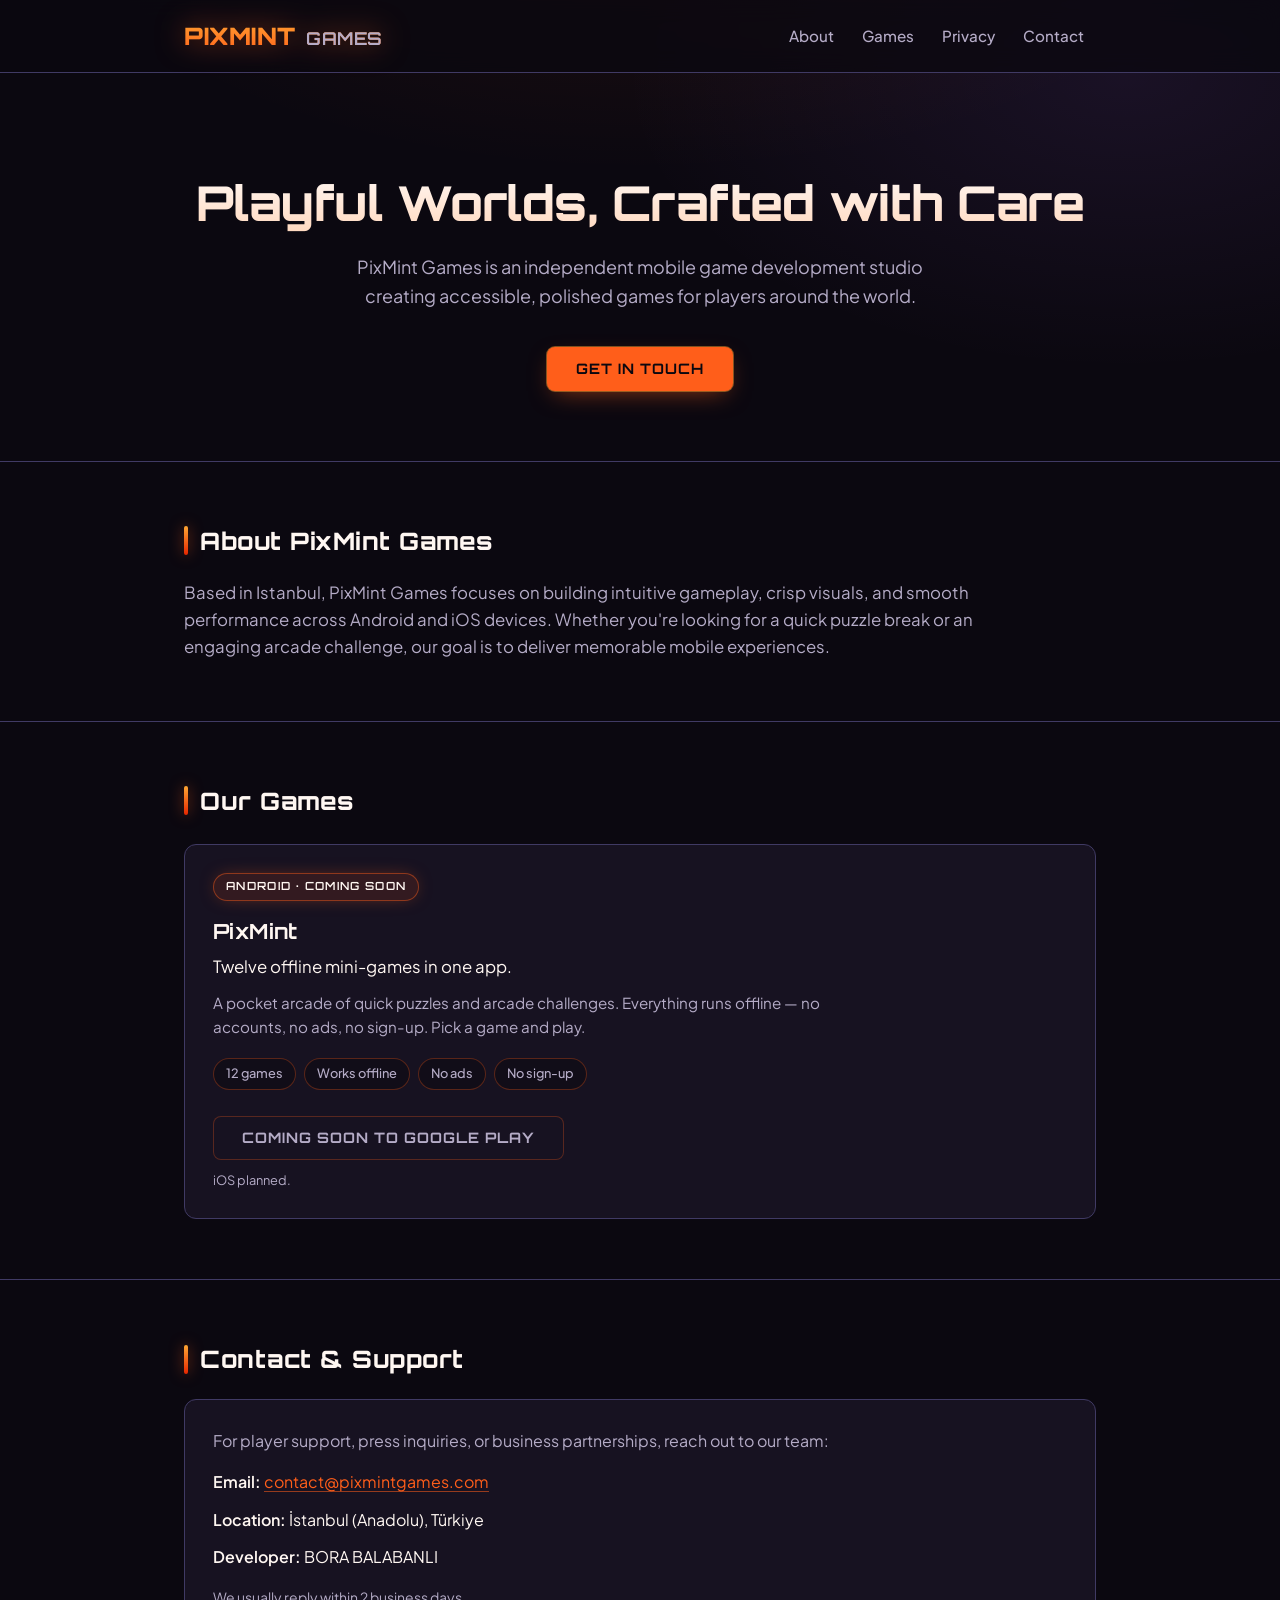
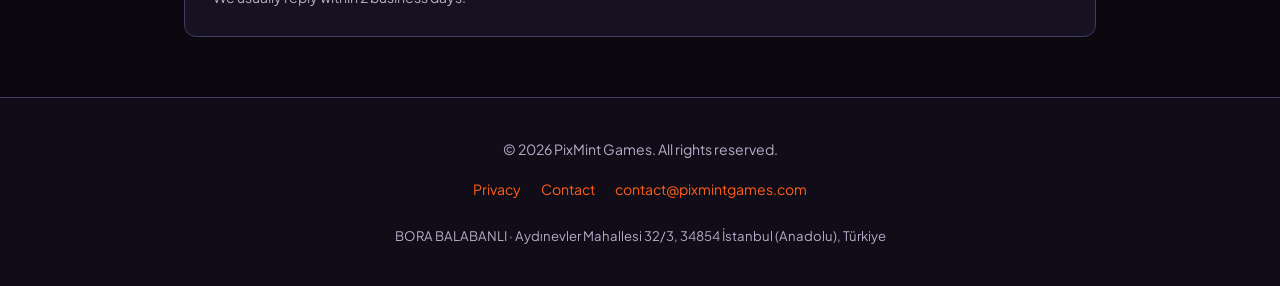
<file: site/index.html>
<!DOCTYPE html>
<html lang="en">
<head>
  <meta charset="UTF-8">
  <meta name="viewport" content="width=device-width, initial-scale=1">

  <title>PixMint Games — Independent Mobile Game Studio</title>
  <meta name="description" content="PixMint Games is an independent mobile game studio in İstanbul, crafting polished, offline-friendly games for Android and iOS.">
  <!-- Indexing is OFF (pre-launch). To launch: set both robots metas below to
       "index, follow" and remove the Disallow block in robots.txt. -->
  <meta name="robots" content="noindex, nofollow">
  <meta name="googlebot" content="noindex, nofollow">
  <link rel="canonical" href="https://pixmintgames.com/">
  <meta name="theme-color" content="#0B0810">
  <meta name="color-scheme" content="dark">

  <!-- Open Graph -->
  <meta property="og:type" content="website">
  <meta property="og:site_name" content="PixMint Games">
  <meta property="og:locale" content="en_US">
  <meta property="og:url" content="https://pixmintgames.com/">
  <meta property="og:title" content="PixMint Games — Independent Mobile Game Studio">
  <meta property="og:description" content="PixMint Games is an independent mobile game studio in İstanbul, crafting polished, offline-friendly games for Android and iOS.">
  <meta property="og:image" content="https://pixmintgames.com/assets/og-image.png">
  <meta property="og:image:width" content="1200">
  <meta property="og:image:height" content="630">
  <meta property="og:image:type" content="image/png">
  <meta property="og:image:alt" content="PixMint Games — twelve offline mini-games in one app">

  <!-- Twitter / X -->
  <meta name="twitter:card" content="summary_large_image">
  <meta name="twitter:title" content="PixMint Games — Independent Mobile Game Studio">
  <meta name="twitter:description" content="PixMint Games is an independent mobile game studio in İstanbul, crafting polished, offline-friendly games for Android and iOS.">
  <meta name="twitter:image" content="https://pixmintgames.com/assets/og-image.png">
  <meta name="twitter:image:alt" content="PixMint Games — twelve offline mini-games in one app">

  <!-- Icons -->
  <link rel="icon" href="assets/favicon-32.png" sizes="32x32" type="image/png">
  <link rel="icon" href="assets/icon-512.png" sizes="512x512" type="image/png">
  <link rel="apple-touch-icon" href="assets/apple-touch-icon.png">

  <!-- Google Fonts: Orbitron for display, Plus Jakarta Sans for body -->
  <link rel="preconnect" href="https://fonts.googleapis.com">
  <link rel="preconnect" href="https://fonts.gstatic.com" crossorigin>
  <link href="https://fonts.googleapis.com/css2?family=Orbitron:wght@600;800;900&family=Plus+Jakarta+Sans:wght@400;500;600;700&display=swap" rel="stylesheet">

  <link rel="stylesheet" href="assets/styles.css">

  <script type="application/ld+json">
    {
      "@context": "https://schema.org",
      "@type": "Organization",
      "name": "PixMint Games",
      "legalName": "BORA BALABANLI",
      "url": "https://pixmintgames.com/",
      "logo": "https://pixmintgames.com/assets/icon-512.png",
      "email": "contact@pixmintgames.com",
      "description": "Independent mobile game studio based in İstanbul, Türkiye, building polished, offline-friendly games for Android and iOS.",
      "address": {
        "@type": "PostalAddress",
        "streetAddress": "Aydınevler Mahallesi 32/3",
        "addressLocality": "İstanbul",
        "addressRegion": "İstanbul (Anadolu)",
        "postalCode": "34854",
        "addressCountry": "TR"
      }
    }
  </script>
</head>
<body>

  <a class="skip-link" href="#main">Skip to content</a>

  <header>
    <div class="container nav">
      <div class="logo">PixMint <span>Games</span></div>
      <nav class="nav-links" aria-label="Main">
        <a href="#about">About</a>
        <a href="#games">Games</a>
        <a href="privacy.html">Privacy</a>
        <a href="#contact">Contact</a>
      </nav>
    </div>
  </header>

  <main id="main">

    <div class="hero">
      <div class="container">
        <h1>Playful Worlds, Crafted with Care</h1>
        <p>PixMint Games is an independent mobile game development studio creating accessible, polished games for players around the world.</p>
        <a href="#contact" class="btn">Get in Touch</a>
      </div>
    </div>

    <section id="about">
      <div class="container">
        <h2>About PixMint Games</h2>
        <p class="section-lead">
          Based in Istanbul, PixMint Games focuses on building intuitive gameplay, crisp visuals, and smooth performance across Android and iOS devices. Whether you're looking for a quick puzzle break or an engaging arcade challenge, our goal is to deliver memorable mobile experiences.
        </p>
      </div>
    </section>

    <section id="games">
      <div class="container">
        <h2>Our Games</h2>
        <div class="grid">
          <article class="card">
            <p class="eyebrow">Android · Coming soon</p>
            <h3>PixMint</h3>
            <p class="card-lead">Twelve offline mini-games in one app.</p>
            <p>A pocket arcade of quick puzzles and arcade challenges. Everything runs offline — no accounts, no ads, no sign-up. Pick a game and play.</p>
            <ul class="chips">
              <li>12 games</li>
              <li>Works offline</li>
              <li>No ads</li>
              <li>No sign-up</li>
            </ul>
            <p class="card-cta">
              <span class="btn btn-disabled" aria-disabled="true">Coming soon to Google Play</span>
            </p>
            <p class="note">iOS planned.</p>
          </article>
        </div>
      </div>
    </section>

    <section id="contact">
      <div class="container">
        <h2>Contact &amp; Support</h2>
        <div class="contact-card">
          <p class="contact-intro">For player support, press inquiries, or business partnerships, reach out to our team:</p>
          <p class="contact-detail"><strong>Email:</strong> <a href="mailto:contact@pixmintgames.com">contact@pixmintgames.com</a></p>
          <p class="contact-detail"><strong>Location:</strong> İstanbul (Anadolu), Türkiye</p>
          <p class="contact-detail"><strong>Developer:</strong> BORA BALABANLI</p>
          <p class="contact-note">We usually reply within 2 business days.</p>
        </div>
      </div>
    </section>

  </main>

  <footer>
    <div class="container">
      <p>&copy; 2026 PixMint Games. All rights reserved.</p>
      <p class="footer-links">
        <a href="privacy.html">Privacy</a>
        <a href="#contact">Contact</a>
        <a href="mailto:contact@pixmintgames.com">contact@pixmintgames.com</a>
      </p>
      <p class="legal-info">BORA BALABANLI · Aydınevler Mahallesi 32/3, 34854 İstanbul (Anadolu), Türkiye</p>
    </div>
  </footer>

</body>
</html>
</file>
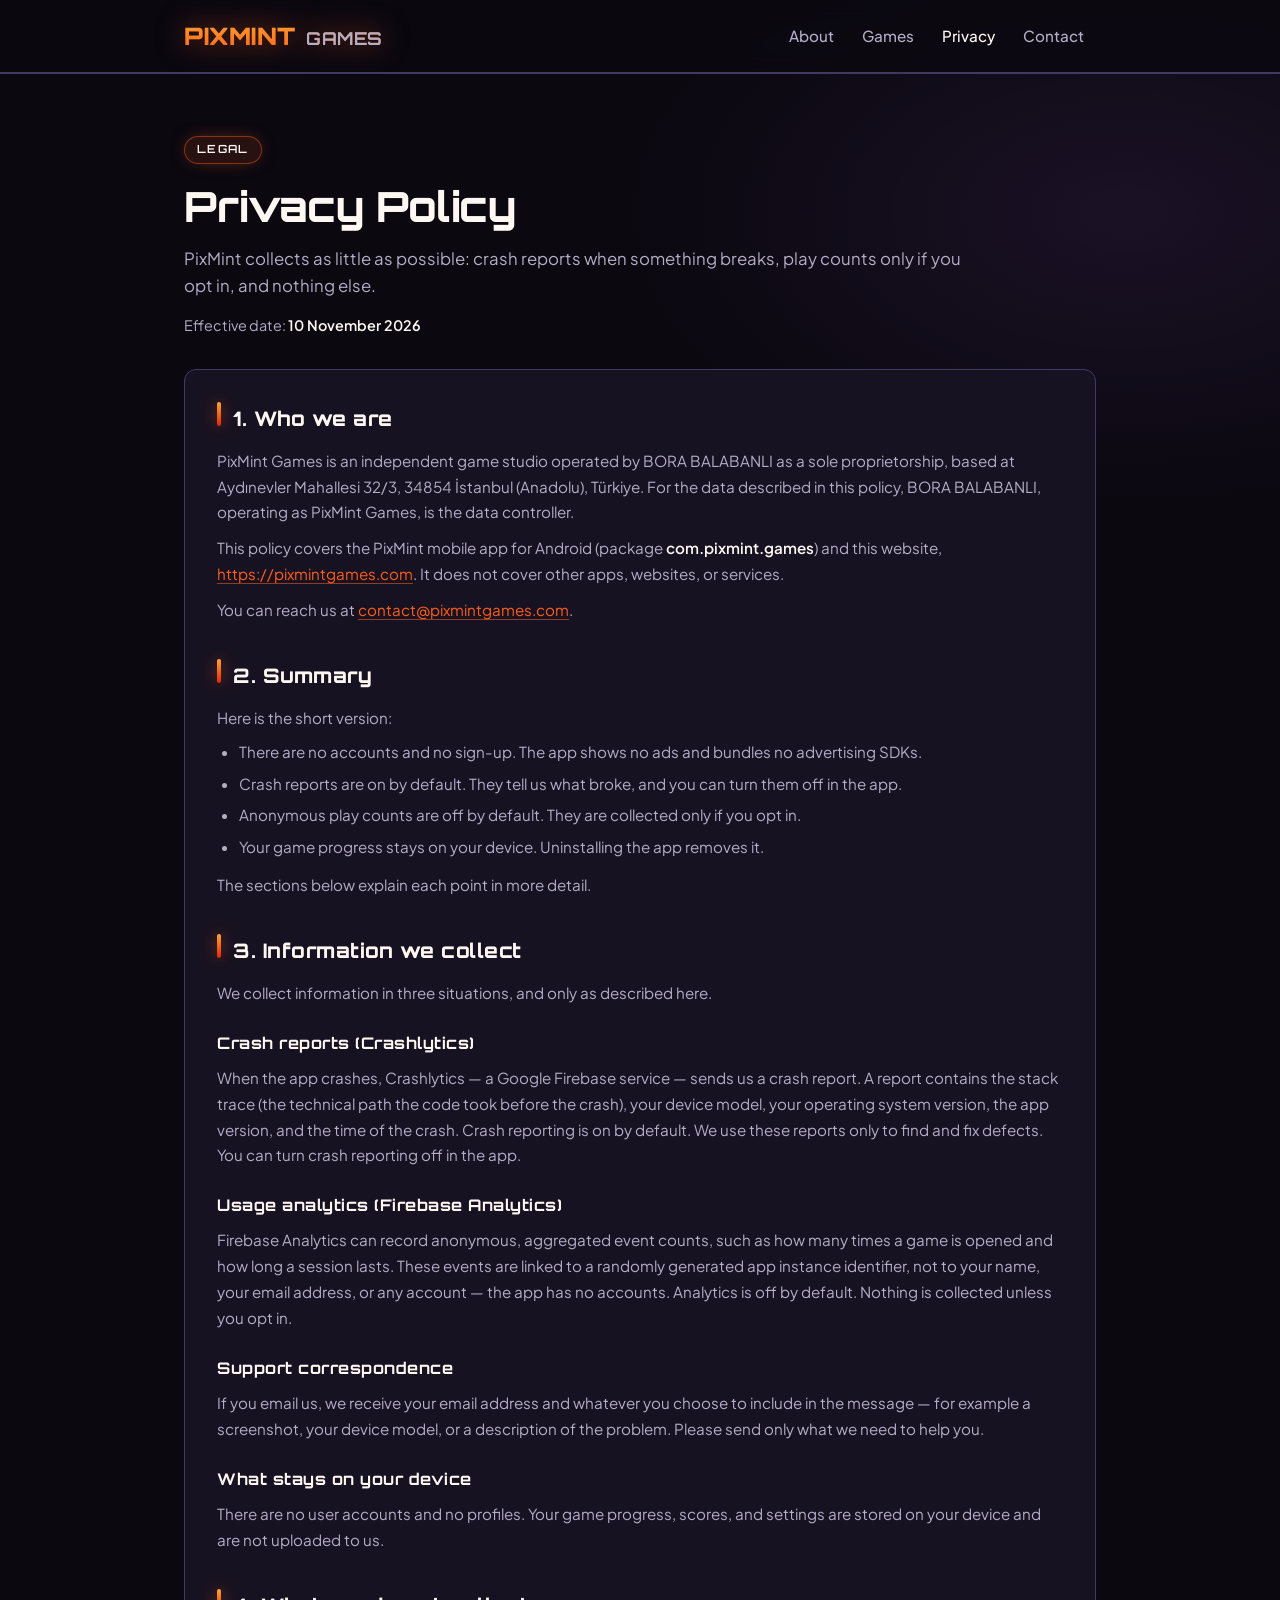
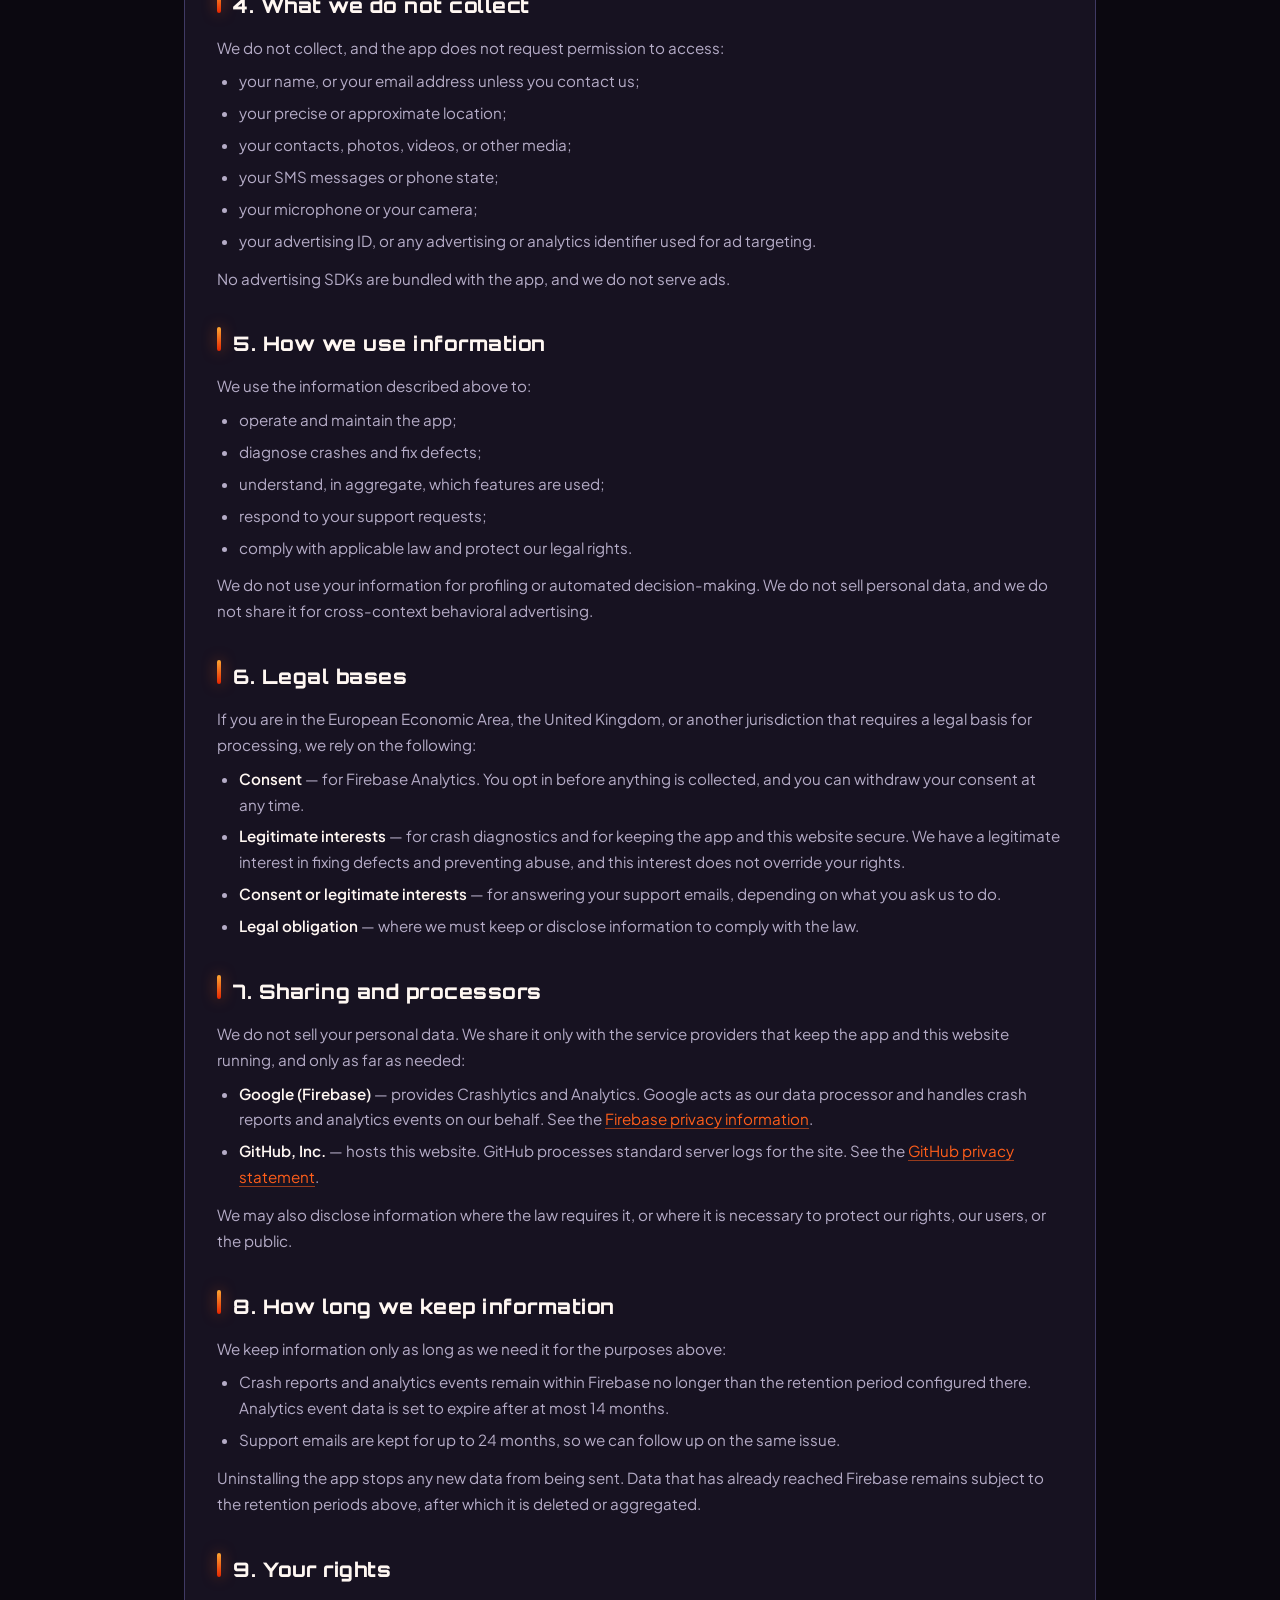
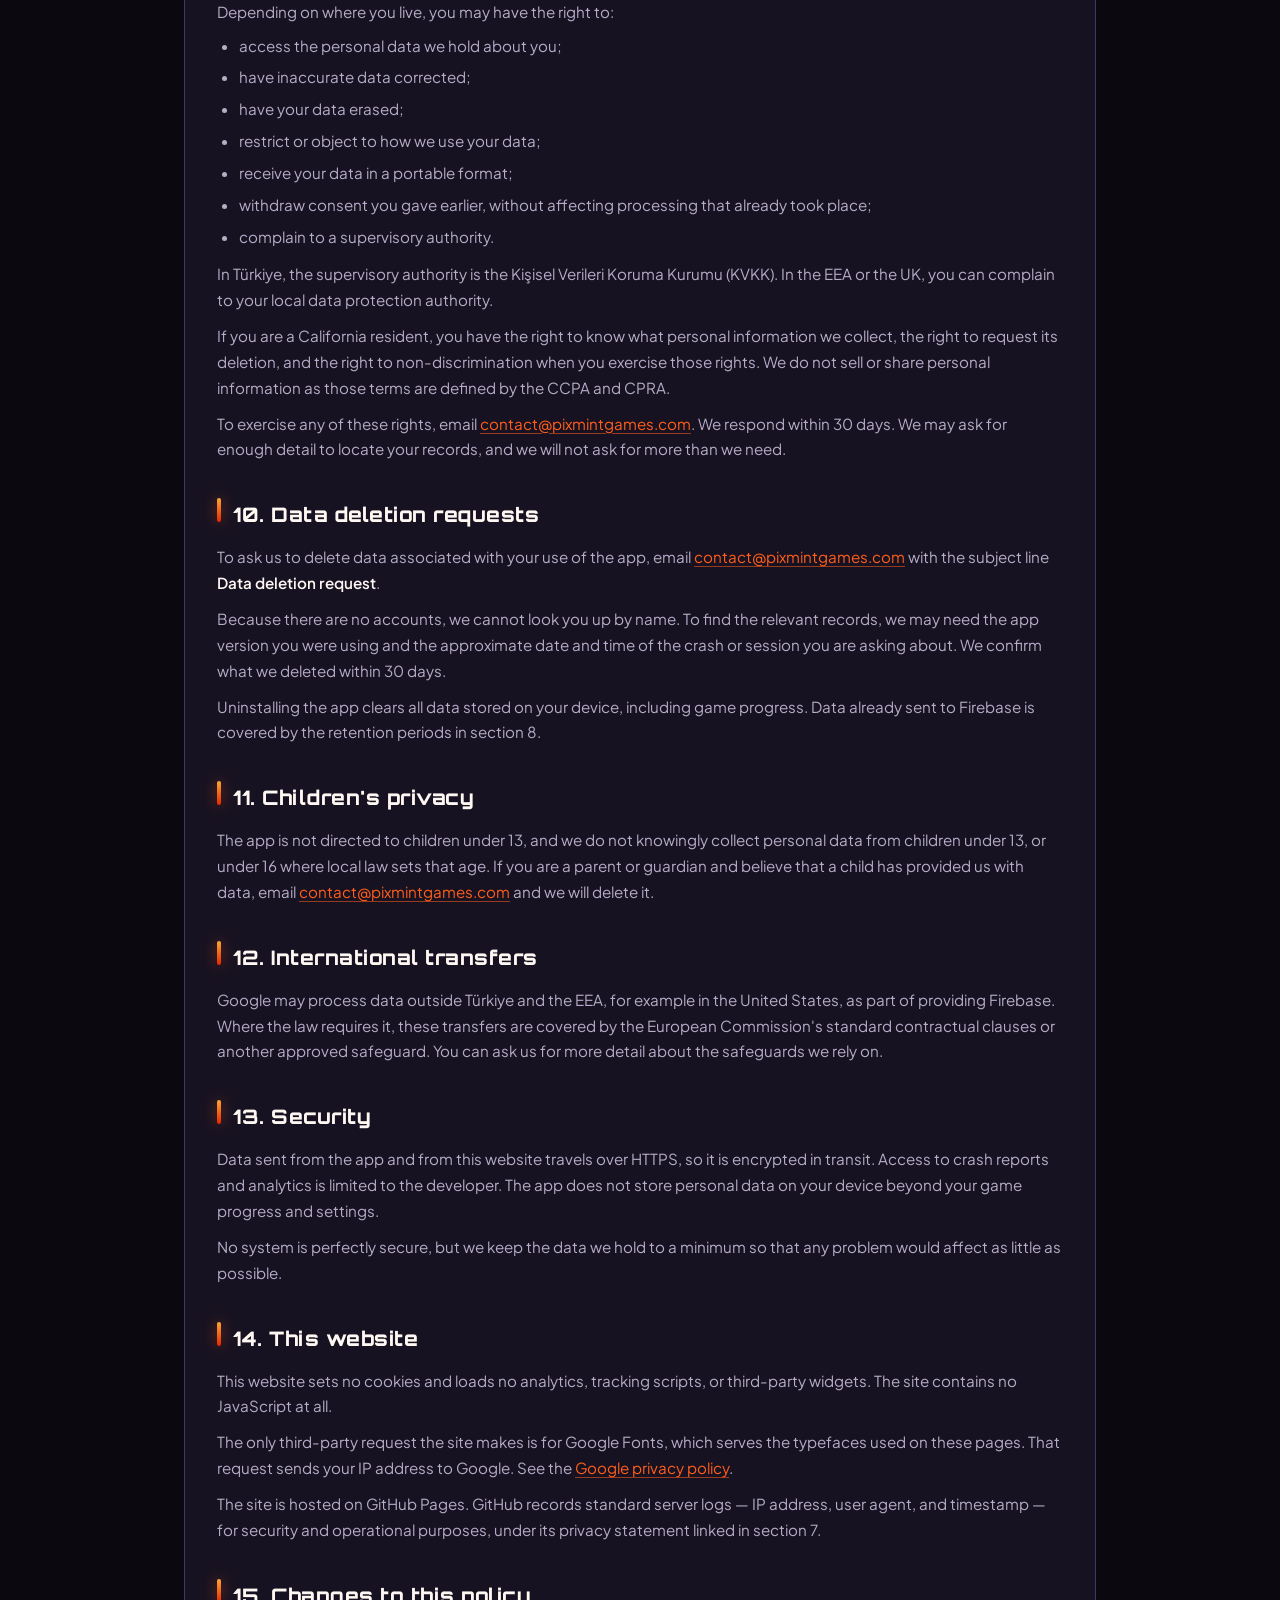
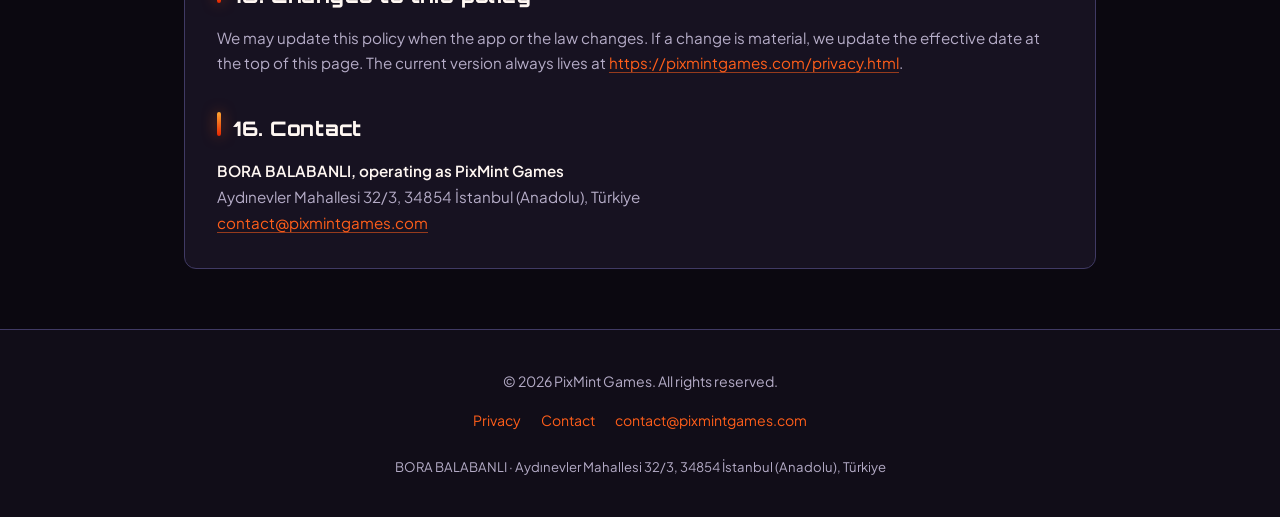
<file: site/privacy.html>
<!DOCTYPE html>
<html lang="en">
<head>
  <meta charset="UTF-8">
  <meta name="viewport" content="width=device-width, initial-scale=1">

  <title>Privacy Policy — PixMint Games</title>
  <meta name="description" content="How PixMint Games handles crash reports, opt-in analytics, and support email for the PixMint Android app. No accounts, no ads, no ad SDKs.">
  <!-- Indexing is OFF (pre-launch). To launch: set both robots metas below to
       "index, follow" and remove the Disallow block in robots.txt. -->
  <meta name="robots" content="noindex, nofollow">
  <meta name="googlebot" content="noindex, nofollow">
  <link rel="canonical" href="https://pixmintgames.com/privacy.html">
  <meta name="theme-color" content="#0B0810">
  <meta name="color-scheme" content="dark">

  <!-- Open Graph -->
  <meta property="og:type" content="website">
  <meta property="og:site_name" content="PixMint Games">
  <meta property="og:locale" content="en_US">
  <meta property="og:url" content="https://pixmintgames.com/privacy.html">
  <meta property="og:title" content="Privacy Policy — PixMint Games">
  <meta property="og:description" content="How PixMint Games handles crash reports, opt-in analytics, and support email for the PixMint Android app. No accounts, no ads, no ad SDKs.">
  <meta property="og:image" content="https://pixmintgames.com/assets/og-image.png">

  <!-- Twitter / X -->
  <meta name="twitter:card" content="summary_large_image">
  <meta name="twitter:title" content="Privacy Policy — PixMint Games">
  <meta name="twitter:description" content="How PixMint Games handles crash reports, opt-in analytics, and support email for the PixMint Android app. No accounts, no ads, no ad SDKs.">
  <meta name="twitter:image" content="https://pixmintgames.com/assets/og-image.png">

  <!-- Icons -->
  <link rel="icon" href="assets/favicon-32.png" sizes="32x32" type="image/png">
  <link rel="icon" href="assets/icon-512.png" sizes="512x512" type="image/png">
  <link rel="apple-touch-icon" href="assets/apple-touch-icon.png">

  <!-- Google Fonts: Orbitron for display, Plus Jakarta Sans for body -->
  <link rel="preconnect" href="https://fonts.googleapis.com">
  <link rel="preconnect" href="https://fonts.gstatic.com" crossorigin>
  <link href="https://fonts.googleapis.com/css2?family=Orbitron:wght@600;800;900&family=Plus+Jakarta+Sans:wght@400;500;600;700&display=swap" rel="stylesheet">

  <link rel="stylesheet" href="assets/styles.css">

  <style>
    h1 {
      margin: 16px 0 14px; font-family: var(--font-display);
      font-size: clamp(1.9rem, 4.5vw, 2.6rem); font-weight: 800;
      line-height: 1.25; letter-spacing: -0.4px; color: var(--cream);
    }
    .effective { margin-top: 14px; font-size: 0.9rem; color: var(--muted); }
    .effective time { font-weight: 600; color: var(--cream); }
    .policy-box { margin-top: 32px; }
    .policy-box h2 { align-items: baseline; margin: 36px 0 12px; font-size: 1.25rem; }
    .policy-box h2:first-child { margin-top: 0; }
    .policy-box ul { margin: 8px 0 12px; padding-left: 22px; }
    .policy-box li + li { margin-top: 6px; }
    .policy-box strong { font-weight: 600; color: var(--cream); }
    .nav-links a[aria-current="page"] { color: var(--cream); }
  </style>
</head>
<body>

  <a class="skip-link" href="#main">Skip to content</a>

  <header>
    <div class="container nav">
      <div class="logo">PixMint <span>Games</span></div>
      <nav class="nav-links" aria-label="Main">
        <a href="index.html#about">About</a>
        <a href="index.html#games">Games</a>
        <a href="privacy.html" aria-current="page">Privacy</a>
        <a href="index.html#contact">Contact</a>
      </nav>
    </div>
  </header>

  <main id="main">

    <section id="policy">
      <div class="container">
        <p class="eyebrow">Legal</p>
        <h1>Privacy Policy</h1>
        <p class="section-lead">
          PixMint collects as little as possible: crash reports when something breaks, play counts only if you opt in, and nothing else.
        </p>
        <p class="effective">Effective date: <time datetime="2026-11-10">10 November 2026</time></p>

        <div class="policy-box">

          <h2>1. Who we are</h2>
          <p>
            PixMint Games is an independent game studio operated by BORA BALABANLI as a sole proprietorship, based at Aydınevler Mahallesi 32/3, 34854 İstanbul (Anadolu), Türkiye. For the data described in this policy, BORA BALABANLI, operating as PixMint Games, is the data controller.
          </p>
          <p>
            This policy covers the PixMint mobile app for Android (package <strong>com.pixmint.games</strong>) and this website, <a href="https://pixmintgames.com/">https://pixmintgames.com</a>. It does not cover other apps, websites, or services.
          </p>
          <p>
            You can reach us at <a href="mailto:contact@pixmintgames.com">contact@pixmintgames.com</a>.
          </p>

          <h2>2. Summary</h2>
          <p>Here is the short version:</p>
          <ul>
            <li>There are no accounts and no sign-up. The app shows no ads and bundles no advertising SDKs.</li>
            <li>Crash reports are on by default. They tell us what broke, and you can turn them off in the app.</li>
            <li>Anonymous play counts are off by default. They are collected only if you opt in.</li>
            <li>Your game progress stays on your device. Uninstalling the app removes it.</li>
          </ul>
          <p>The sections below explain each point in more detail.</p>

          <h2>3. Information we collect</h2>
          <p>
            We collect information in three situations, and only as described here.
          </p>

          <h3>Crash reports (Crashlytics)</h3>
          <p>
            When the app crashes, Crashlytics — a Google Firebase service — sends us a crash report. A report contains the stack trace (the technical path the code took before the crash), your device model, your operating system version, the app version, and the time of the crash. Crash reporting is on by default. We use these reports only to find and fix defects. You can turn crash reporting off in the app.
          </p>

          <h3>Usage analytics (Firebase Analytics)</h3>
          <p>
            Firebase Analytics can record anonymous, aggregated event counts, such as how many times a game is opened and how long a session lasts. These events are linked to a randomly generated app instance identifier, not to your name, your email address, or any account — the app has no accounts. Analytics is off by default. Nothing is collected unless you opt in.
          </p>

          <h3>Support correspondence</h3>
          <p>
            If you email us, we receive your email address and whatever you choose to include in the message — for example a screenshot, your device model, or a description of the problem. Please send only what we need to help you.
          </p>

          <h3>What stays on your device</h3>
          <p>
            There are no user accounts and no profiles. Your game progress, scores, and settings are stored on your device and are not uploaded to us.
          </p>

          <h2>4. What we do not collect</h2>
          <p>We do not collect, and the app does not request permission to access:</p>
          <ul>
            <li>your name, or your email address unless you contact us;</li>
            <li>your precise or approximate location;</li>
            <li>your contacts, photos, videos, or other media;</li>
            <li>your SMS messages or phone state;</li>
            <li>your microphone or your camera;</li>
            <li>your advertising ID, or any advertising or analytics identifier used for ad targeting.</li>
          </ul>
          <p>
            No advertising SDKs are bundled with the app, and we do not serve ads.
          </p>

          <h2>5. How we use information</h2>
          <p>We use the information described above to:</p>
          <ul>
            <li>operate and maintain the app;</li>
            <li>diagnose crashes and fix defects;</li>
            <li>understand, in aggregate, which features are used;</li>
            <li>respond to your support requests;</li>
            <li>comply with applicable law and protect our legal rights.</li>
          </ul>
          <p>
            We do not use your information for profiling or automated decision-making. We do not sell personal data, and we do not share it for cross-context behavioral advertising.
          </p>

          <h2>6. Legal bases</h2>
          <p>
            If you are in the European Economic Area, the United Kingdom, or another jurisdiction that requires a legal basis for processing, we rely on the following:
          </p>
          <ul>
            <li><strong>Consent</strong> — for Firebase Analytics. You opt in before anything is collected, and you can withdraw your consent at any time.</li>
            <li><strong>Legitimate interests</strong> — for crash diagnostics and for keeping the app and this website secure. We have a legitimate interest in fixing defects and preventing abuse, and this interest does not override your rights.</li>
            <li><strong>Consent or legitimate interests</strong> — for answering your support emails, depending on what you ask us to do.</li>
            <li><strong>Legal obligation</strong> — where we must keep or disclose information to comply with the law.</li>
          </ul>

          <h2>7. Sharing and processors</h2>
          <p>
            We do not sell your personal data. We share it only with the service providers that keep the app and this website running, and only as far as needed:
          </p>
          <ul>
            <li><strong>Google (Firebase)</strong> — provides Crashlytics and Analytics. Google acts as our data processor and handles crash reports and analytics events on our behalf. See the <a href="https://firebase.google.com/support/privacy" target="_blank" rel="noopener">Firebase privacy information</a>.</li>
            <li><strong>GitHub, Inc.</strong> — hosts this website. GitHub processes standard server logs for the site. See the <a href="https://docs.github.com/site-policy/privacy-policies/github-general-privacy-statement" target="_blank" rel="noopener">GitHub privacy statement</a>.</li>
          </ul>
          <p>
            We may also disclose information where the law requires it, or where it is necessary to protect our rights, our users, or the public.
          </p>

          <h2>8. How long we keep information</h2>
          <p>We keep information only as long as we need it for the purposes above:</p>
          <ul>
            <li>Crash reports and analytics events remain within Firebase no longer than the retention period configured there. Analytics event data is set to expire after at most 14 months.</li>
            <li>Support emails are kept for up to 24 months, so we can follow up on the same issue.</li>
          </ul>
          <p>
            Uninstalling the app stops any new data from being sent. Data that has already reached Firebase remains subject to the retention periods above, after which it is deleted or aggregated.
          </p>

          <h2>9. Your rights</h2>
          <p>Depending on where you live, you may have the right to:</p>
          <ul>
            <li>access the personal data we hold about you;</li>
            <li>have inaccurate data corrected;</li>
            <li>have your data erased;</li>
            <li>restrict or object to how we use your data;</li>
            <li>receive your data in a portable format;</li>
            <li>withdraw consent you gave earlier, without affecting processing that already took place;</li>
            <li>complain to a supervisory authority.</li>
          </ul>
          <p>
            In Türkiye, the supervisory authority is the Kişisel Verileri Koruma Kurumu (KVKK). In the EEA or the UK, you can complain to your local data protection authority.
          </p>
          <p>
            If you are a California resident, you have the right to know what personal information we collect, the right to request its deletion, and the right to non-discrimination when you exercise those rights. We do not sell or share personal information as those terms are defined by the CCPA and CPRA.
          </p>
          <p>
            To exercise any of these rights, email <a href="mailto:contact@pixmintgames.com">contact@pixmintgames.com</a>. We respond within 30 days. We may ask for enough detail to locate your records, and we will not ask for more than we need.
          </p>

          <h2>10. Data deletion requests</h2>
          <p>
            To ask us to delete data associated with your use of the app, email <a href="mailto:contact@pixmintgames.com">contact@pixmintgames.com</a> with the subject line <strong>Data deletion request</strong>.
          </p>
          <p>
            Because there are no accounts, we cannot look you up by name. To find the relevant records, we may need the app version you were using and the approximate date and time of the crash or session you are asking about. We confirm what we deleted within 30 days.
          </p>
          <p>
            Uninstalling the app clears all data stored on your device, including game progress. Data already sent to Firebase is covered by the retention periods in section 8.
          </p>

          <h2>11. Children's privacy</h2>
          <p>
            The app is not directed to children under 13, and we do not knowingly collect personal data from children under 13, or under 16 where local law sets that age. If you are a parent or guardian and believe that a child has provided us with data, email <a href="mailto:contact@pixmintgames.com">contact@pixmintgames.com</a> and we will delete it.
          </p>

          <h2>12. International transfers</h2>
          <p>
            Google may process data outside Türkiye and the EEA, for example in the United States, as part of providing Firebase. Where the law requires it, these transfers are covered by the European Commission's standard contractual clauses or another approved safeguard. You can ask us for more detail about the safeguards we rely on.
          </p>

          <h2>13. Security</h2>
          <p>
            Data sent from the app and from this website travels over HTTPS, so it is encrypted in transit. Access to crash reports and analytics is limited to the developer. The app does not store personal data on your device beyond your game progress and settings.
          </p>
          <p>
            No system is perfectly secure, but we keep the data we hold to a minimum so that any problem would affect as little as possible.
          </p>

          <h2>14. This website</h2>
          <p>
            This website sets no cookies and loads no analytics, tracking scripts, or third-party widgets. The site contains no JavaScript at all.
          </p>
          <p>
            The only third-party request the site makes is for Google Fonts, which serves the typefaces used on these pages. That request sends your IP address to Google. See the <a href="https://policies.google.com/privacy" target="_blank" rel="noopener">Google privacy policy</a>.
          </p>
          <p>
            The site is hosted on GitHub Pages. GitHub records standard server logs — IP address, user agent, and timestamp — for security and operational purposes, under its privacy statement linked in section 7.
          </p>

          <h2>15. Changes to this policy</h2>
          <p>
            We may update this policy when the app or the law changes. If a change is material, we update the effective date at the top of this page. The current version always lives at <a href="https://pixmintgames.com/privacy.html">https://pixmintgames.com/privacy.html</a>.
          </p>

          <h2>16. Contact</h2>
          <p>
            <strong>BORA BALABANLI, operating as PixMint Games</strong><br>
            Aydınevler Mahallesi 32/3, 34854 İstanbul (Anadolu), Türkiye<br>
            <a href="mailto:contact@pixmintgames.com">contact@pixmintgames.com</a>
          </p>

        </div>
      </div>
    </section>

  </main>

  <footer>
    <div class="container">
      <p>&copy; 2026 PixMint Games. All rights reserved.</p>
      <p class="footer-links">
        <a href="privacy.html">Privacy</a>
        <a href="index.html#contact">Contact</a>
        <a href="mailto:contact@pixmintgames.com">contact@pixmintgames.com</a>
      </p>
      <p class="legal-info">BORA BALABANLI · Aydınevler Mahallesi 32/3, 34854 İstanbul (Anadolu), Türkiye</p>
    </div>
  </footer>

</body>
</html>
</file>
<file: site/assets/styles.css>
/* ==========================================================================
   PixMint Games — shared stylesheet
   Static site, no build step, no JavaScript.
   --------------------------------------------------------------------------
   Reusable classes/components for other pages (privacy.html, 404.html, ...):

     Layout ...... .container, main, section, header, footer
     Navigation .. .nav, .logo, .nav-links, .skip-link
     Typography .. h1, h2, .eyebrow, .section-lead, .note, .legal-info
     Content ..... .card, .grid, .policy-box, .contact-card, .contact-detail,
                   .contact-intro, .contact-note, .chips, .notice
     Actions ..... .btn, .btn-disabled

   Page-specific (index.html only): .hero, .card-lead, .card-cta, .footer-links
   Accessibility: visible :focus-visible ring, 44px minimum touch targets,
   prefers-reduced-motion support, AA contrast on all text tokens.
   ========================================================================== */

:root {
  color-scheme: dark;

  /* Brand palette — sRGB fallbacks. The P3 override below swaps in the same
     hues at higher chroma on wide-gamut displays. */
  --ink: #0B0810;
  --surface: #171221;
  --surface-subtle: #110D18;
  --border: #403A64;
  --brand: #FF5E1A;            /* hsl(18 100% 55%) */
  --brand-hot: #FFA733;        /* hsl(34 100% 60%) */
  --brand-deep: #E62600;       /* hsl(10 100% 45%) */
  --accent: #B370FF;           /* hsl(268 100% 72%) — ambient glow only */
  --cream: #FFF7F2;
  --muted: #B5ACC7;

  /* Derived glows/fills — always resolve through the tokens so the P3
     override propagates. */
  --glow-brand: color-mix(in srgb, var(--brand) 55%, transparent);
  --glow-hot: color-mix(in srgb, var(--brand-hot) 45%, transparent);
  --brand-tint: color-mix(in srgb, var(--brand) 12%, transparent);

  --radius: 8px;
  --radius-lg: 12px;

  --font-display: 'Orbitron', -apple-system, BlinkMacSystemFont, sans-serif;
  --font-body: 'Plus Jakarta Sans', -apple-system, BlinkMacSystemFont, sans-serif;
}

/* Wide-gamut screens get the same hues with more chroma. Values are the
   computed sRGB -> Display-P3 conversions of the tokens above. */
@media (color-gamut: p3) {
  :root {
    --brand: color(display-p3 0.927 0.412 0.205);
    --brand-hot: color(display-p3 0.951 0.670 0.304);
    --brand-deep: color(display-p3 0.829 0.235 0.128);
    --accent: color(display-p3 0.665 0.451 0.968);
    --cream: color(display-p3 0.995 0.970 0.951);
  }
}

*,
*::before,
*::after {
  box-sizing: border-box;
  margin: 0;
  padding: 0;
}

html {
  scroll-behavior: smooth;
}

body {
  font-family: var(--font-body);
  background-color: var(--ink);
  background-image:
    radial-gradient(900px 460px at 50% -8%, color-mix(in srgb, var(--brand) 10%, transparent), transparent 70%),
    radial-gradient(720px 420px at 88% 4%, color-mix(in srgb, var(--accent) 9%, transparent), transparent 70%);
  background-repeat: no-repeat;
  color: var(--cream);
  line-height: 1.6;
  -webkit-font-smoothing: antialiased;
  text-rendering: optimizeLegibility;
}

/* Anchors land below the sticky header */
section[id],
[id] {
  scroll-margin-top: 96px;
}

/* --------------------------------------------------------------------------
   Links
   --brand on --ink = 6.50:1, on --surface = 6.00:1,
   on --surface-subtle = 6.27:1. All pass AA, so the brand orange is used
   everywhere, including inside surface cards.
   -------------------------------------------------------------------------- */
a {
  color: var(--brand);
  text-decoration: none;
  transition: color 0.2s ease;
}

a:hover {
  color: var(--cream);
  text-decoration: underline;
  text-underline-offset: 3px;
}

.card a,
.contact-card a,
.policy-box a {
  color: var(--brand);
  text-decoration: underline;
  text-decoration-color: color-mix(in srgb, var(--brand) 55%, transparent);
  text-underline-offset: 3px;
}

.card a:hover,
.contact-card a:hover,
.policy-box a:hover {
  color: var(--cream);
  text-decoration-color: var(--brand-hot);
  text-decoration-thickness: 2px;
}

/* --------------------------------------------------------------------------
   Focus ring
   -------------------------------------------------------------------------- */
:focus:not(:focus-visible) {
  outline: none;
}

:focus-visible {
  outline: 2px solid var(--brand);
  outline-offset: 3px;
  border-radius: 4px;
  box-shadow: 0 0 0 4px color-mix(in srgb, var(--brand) 28%, transparent);
}

/* --------------------------------------------------------------------------
   Layout
   -------------------------------------------------------------------------- */
.container {
  width: 100%;
  max-width: 960px;
  margin: 0 auto;
  padding: 0 24px;
}

main {
  display: block;
}

section {
  padding: 60px 0;
  border-top: 1px solid var(--border);
}

/* --------------------------------------------------------------------------
   Skip link — first focusable element, visible on focus
   -------------------------------------------------------------------------- */
.skip-link {
  position: fixed;
  top: -100px;
  left: 16px;
  z-index: 200;
  display: inline-flex;
  align-items: center;
  min-height: 44px;
  padding: 0 20px;
  border-radius: 0 0 var(--radius) var(--radius);
  background-color: var(--brand);
  color: var(--ink);
  font-family: var(--font-display);
  font-size: 0.85rem;
  font-weight: 700;
  letter-spacing: 0.06em;
  text-transform: uppercase;
  transition: top 0.15s ease;
}

.skip-link:hover,
.skip-link:focus {
  color: var(--ink);
  text-decoration: none;
}

.skip-link:focus {
  top: 0;
}

/* --------------------------------------------------------------------------
   Header / navigation (sticky, translucent)
   -------------------------------------------------------------------------- */
header {
  position: sticky;
  top: 0;
  z-index: 100;
  padding: 14px 0;
  border-bottom: 1px solid var(--border);
  background: color-mix(in srgb, var(--ink) 78%, transparent);
  -webkit-backdrop-filter: blur(12px);
  backdrop-filter: blur(12px);
}

.nav {
  display: flex;
  align-items: center;
  justify-content: space-between;
  flex-wrap: wrap;
  gap: 8px 16px;
}

.logo {
  font-family: var(--font-display);
  font-size: 1.5rem;
  font-weight: 900;
  letter-spacing: 0.5px;
  text-transform: uppercase;
  background: linear-gradient(180deg, var(--brand-hot), var(--brand));
  -webkit-background-clip: text;
  background-clip: text;
  -webkit-text-fill-color: transparent;
  filter: drop-shadow(0 0 14px var(--glow-brand));
  white-space: nowrap;
}

.logo span {
  margin-left: 2px;
  font-size: 1.1rem;
  font-weight: 600;
  color: var(--muted);
  -webkit-text-fill-color: var(--muted);
}

.nav-links {
  display: flex;
  flex-wrap: wrap;
  align-items: center;
  gap: 4px;
  font-size: 0.95rem;
  font-weight: 500;
}

/* 44px minimum touch target */
.nav-links a {
  display: inline-flex;
  align-items: center;
  min-height: 44px;
  padding: 0 12px;
  border-radius: var(--radius);
  color: var(--muted);
  transition: color 0.2s ease, background-color 0.2s ease;
}

.nav-links a:hover {
  color: var(--cream);
  background-color: color-mix(in srgb, var(--cream) 7%, transparent);
  text-decoration: none;
}

/* --------------------------------------------------------------------------
   Typography
   -------------------------------------------------------------------------- */
h2 {
  display: flex;
  align-items: center;
  gap: 12px;
  margin-bottom: 20px;
  font-family: var(--font-display);
  font-size: 1.5rem;
  font-weight: 800;
  letter-spacing: 0.5px;
  color: var(--cream);
}

/* Decorative brand bar (pure CSS, not announced by screen readers) */
h2::before {
  content: '';
  display: inline-block;
  flex: 0 0 auto;
  width: 4px;
  height: 1.2em;
  border-radius: 2px;
  background: linear-gradient(180deg, var(--brand-hot), var(--brand-deep));
  box-shadow: 0 0 14px var(--glow-brand);
}

.section-lead {
  max-width: 800px;
  font-size: 1.05rem;
  color: var(--muted);
}

.eyebrow {
  display: inline-flex;
  align-items: center;
  align-self: flex-start;
  min-height: 28px;
  padding: 4px 12px;
  border: 1px solid color-mix(in srgb, var(--brand) 45%, transparent);
  border-radius: 999px;
  background-color: var(--brand-tint);
  box-shadow: 0 0 18px -6px var(--glow-brand);
  color: var(--cream);
  font-family: var(--font-display);
  font-size: 0.7rem;
  font-weight: 600;
  letter-spacing: 0.12em;
  text-transform: uppercase;
}

.note {
  margin-top: 10px;
  font-size: 0.8rem;
  color: var(--muted);
}

/* Generic inline notice for legal / informational pages */
.notice {
  padding: 16px 18px;
  border: 1px solid var(--border);
  border-radius: var(--radius);
  background-color: color-mix(in srgb, var(--brand) 9%, transparent);
  background-image: linear-gradient(180deg, var(--brand-hot), var(--brand-deep));
  background-size: 4px 100%;
  background-position: left top;
  background-repeat: no-repeat;
  color: var(--cream);
  font-size: 0.925rem;
  line-height: 1.65;
}

.legal-info {
  margin-top: 14px;
  font-size: 0.82rem;
  line-height: 1.6;
  color: var(--muted);
}

/* --------------------------------------------------------------------------
   Hero
   -------------------------------------------------------------------------- */
.hero {
  padding: 100px 0 70px;
  text-align: center;
}

.hero h1 {
  margin-bottom: 20px;
  font-family: var(--font-display);
  font-size: clamp(2rem, 5vw, 3rem);
  font-weight: 800;
  line-height: 1.25;
  letter-spacing: -0.5px;
  color: var(--cream);
  background: linear-gradient(180deg, #FFF7F2 0%, #FFD9BF 100%);
  -webkit-background-clip: text;
  background-clip: text;
  -webkit-text-fill-color: transparent;
}

.hero p {
  max-width: 620px;
  margin: 0 auto 36px;
  font-size: 1.125rem;
  color: var(--muted);
}

/* --------------------------------------------------------------------------
   Buttons
   --ink on --brand = 6.50:1 (AA for normal text). The glow tokens are
   decorative only and never carry text.
   -------------------------------------------------------------------------- */
.btn {
  display: inline-flex;
  align-items: center;
  justify-content: center;
  min-height: 44px;
  padding: 0 28px;
  border: 1px solid transparent;
  border-radius: var(--radius);
  background-color: var(--brand);
  color: var(--ink);
  font-family: var(--font-display);
  font-size: 0.9rem;
  font-weight: 700;
  letter-spacing: 1px;
  text-transform: uppercase;
  text-align: center;
  box-shadow: 0 0 0 1px var(--glow-hot), 0 8px 24px -8px var(--glow-brand);
  transition: transform 0.2s ease, box-shadow 0.2s ease, border-color 0.2s ease;
}

.btn:hover {
  border-color: var(--brand-deep);
  color: var(--ink);
  text-decoration: none;
  transform: translateY(-2px);
  box-shadow: 0 0 0 1px var(--glow-hot), 0 12px 34px -10px var(--glow-brand), 0 0 44px -12px var(--glow-hot);
}

.btn:active {
  transform: translateY(0);
}

/* Unavailable action: button-shaped but clearly inactive.
   --surface fill + a faint brand hairline keeps the pill visible on --ink
   (--surface is #171221 vs --ink #0B0810), while --muted on --surface is
   8.46:1 so the label stays readable. */
.btn-disabled {
  border: 1px solid color-mix(in srgb, var(--brand) 28%, transparent);
  background-color: var(--surface);
  color: var(--muted);
  cursor: default;
  box-shadow: none;
}

/* No hover lift, glow, or colour change: it is not a live control. */
.btn-disabled:hover,
.btn-disabled:active {
  border-color: color-mix(in srgb, var(--brand) 28%, transparent);
  background-color: var(--surface);
  color: var(--muted);
  cursor: default;
  transform: none;
  box-shadow: none;
}

/* The surface-card link rule above outranks .btn, which would paint a button
   label brand-on-brand. Buttons keep ink text; disabled ones stay muted. */
.card .btn,
.contact-card .btn,
.policy-box .btn,
.card .btn:hover,
.contact-card .btn:hover,
.policy-box .btn:hover {
  color: var(--ink);
  text-decoration: none;
}

.card .btn-disabled,
.contact-card .btn-disabled,
.policy-box .btn-disabled,
.card .btn-disabled:hover,
.contact-card .btn-disabled:hover,
.policy-box .btn-disabled:hover {
  color: var(--muted);
}

/* --------------------------------------------------------------------------
   Cards / grid
   -------------------------------------------------------------------------- */
.grid {
  display: grid;
  grid-template-columns: repeat(auto-fit, minmax(280px, 1fr));
  gap: 20px;
  margin-top: 24px;
}

/* A lone card should not leave an empty auto-fit column beside it. */
.grid:has(> .card:only-child) {
  grid-template-columns: 1fr;
}

/* ...and that lone card should fill the row instead of stopping at 680px. */
.grid:has(> .card:only-child) > .card {
  max-width: none;
}

.card {
  display: flex;
  flex-direction: column;
  align-items: flex-start;
  max-width: 680px;
  padding: 28px;
  border: 1px solid var(--border);
  border-radius: var(--radius-lg);
  background-color: var(--surface);
  transition: border-color 0.2s ease, box-shadow 0.2s ease;
}

.card:hover {
  border-color: color-mix(in srgb, var(--brand) 55%, transparent);
  box-shadow: 0 0 0 1px color-mix(in srgb, var(--brand) 25%, transparent), 0 20px 50px -26px var(--glow-brand);
}

.card h3 {
  margin: 14px 0 6px;
  font-family: var(--font-display);
  font-size: 1.3rem;
  font-weight: 700;
  letter-spacing: 0.02em;
  color: var(--cream);
}

.card p {
  font-size: 0.95rem;
  color: var(--muted);
}

/* A full-width single card must not stretch its copy into 900px lines. */
.card > p,
.card .card-lead {
  max-width: 62ch;
}

.card .card-lead {
  margin-bottom: 10px;
  font-size: 1.05rem;
  color: var(--cream);
}

/* .card p wins on specificity, so restore the badge/note sizing inside cards */
.card .eyebrow {
  font-family: var(--font-display);
  font-size: 0.7rem;
  color: var(--cream);
}

.card .note {
  font-size: 0.8rem;
}

.chips {
  display: flex;
  flex-wrap: wrap;
  gap: 8px;
  margin: 18px 0 22px;
  list-style: none;
}

.chips li {
  padding: 6px 12px;
  border: 1px solid color-mix(in srgb, var(--brand) 30%, transparent);
  border-radius: 999px;
  background-color: var(--surface-subtle);
  color: var(--muted);
  font-size: 0.8rem;
  font-weight: 500;
  line-height: 1.4;
  transition: border-color 0.2s ease, box-shadow 0.2s ease;
}

.chips li:hover {
  border-color: color-mix(in srgb, var(--brand) 60%, transparent);
  box-shadow: 0 0 16px -4px var(--glow-brand);
}

.card-cta {
  margin-top: auto;
  padding-top: 4px;
}

/* --------------------------------------------------------------------------
   Policy box (privacy.html reuse)
   -------------------------------------------------------------------------- */
.policy-box {
  padding: 32px;
  border: 1px solid var(--border);
  border-radius: var(--radius-lg);
  background-color: var(--surface);
  color: var(--muted);
  font-size: 0.95rem;
  line-height: 1.7;
}

.policy-box h3 {
  margin: 24px 0 8px;
  font-family: var(--font-display);
  font-size: 1rem;
  letter-spacing: 0.5px;
  color: var(--cream);
}

.policy-box h3:first-child {
  margin-top: 0;
}

.policy-box p + p {
  margin-top: 10px;
}

/* --------------------------------------------------------------------------
   Contact
   -------------------------------------------------------------------------- */
.contact-card {
  padding: 28px;
  border: 1px solid var(--border);
  border-radius: var(--radius-lg);
  background-color: var(--surface);
}

.contact-intro {
  margin-bottom: 16px;
  color: var(--muted);
}

.contact-detail {
  margin-top: 12px;
  font-size: 1rem;
}

.contact-detail strong {
  font-weight: 600;
  color: var(--cream);
}

.contact-note {
  margin-top: 16px;
  font-size: 0.875rem;
  color: var(--muted);
}

/* --------------------------------------------------------------------------
   Footer
   -------------------------------------------------------------------------- */
footer {
  padding: 40px 0;
  border-top: 1px solid var(--border);
  background-color: var(--surface-subtle);
  color: var(--muted);
  font-size: 0.88rem;
  text-align: center;
}

.footer-links {
  display: flex;
  flex-wrap: wrap;
  align-items: center;
  justify-content: center;
  gap: 0 20px;
  margin-top: 6px;
}

.footer-links a {
  display: inline-flex;
  align-items: center;
  min-height: 44px;
  color: var(--brand);
}

.footer-links a:hover {
  color: var(--cream);
}

/* --------------------------------------------------------------------------
   Responsive
   -------------------------------------------------------------------------- */
@media (max-width: 700px) {
  header {
    padding: 6px 0;
  }

  .nav {
    justify-content: center;
    gap: 4px;
  }

  .logo {
    font-size: 1.15rem;
  }

  .nav-links {
    width: 100%;
    justify-content: center;
    gap: 0;
  }

  .nav-links a {
    padding: 0 10px;
    font-size: 0.875rem;
  }

  .hero {
    padding: 64px 0 52px;
  }

  .hero p {
    font-size: 1rem;
    margin-bottom: 28px;
  }

  section {
    padding: 44px 0;
  }

  .card,
  .contact-card,
  .policy-box {
    padding: 22px;
  }
}

/* --------------------------------------------------------------------------
   Reduced motion
   -------------------------------------------------------------------------- */
@media (prefers-reduced-motion: reduce) {
  html {
    scroll-behavior: auto;
  }

  *,
  *::before,
  *::after {
    animation-duration: 0.01ms !important;
    animation-iteration-count: 1 !important;
    transition-duration: 0.01ms !important;
    scroll-behavior: auto !important;
  }

  .btn:hover,
  .btn:active,
  .card:hover,
  .skip-link {
    transform: none !important;
  }
}

/* Keep gradient/clipped text readable in forced-colors / high-contrast modes */
@media (forced-colors: active) {
  .hero h1,
  .logo {
    background: none;
    color: CanvasText;
    -webkit-text-fill-color: currentColor;
    filter: none;
  }

  .logo span {
    -webkit-text-fill-color: currentColor;
  }
}
</file>
